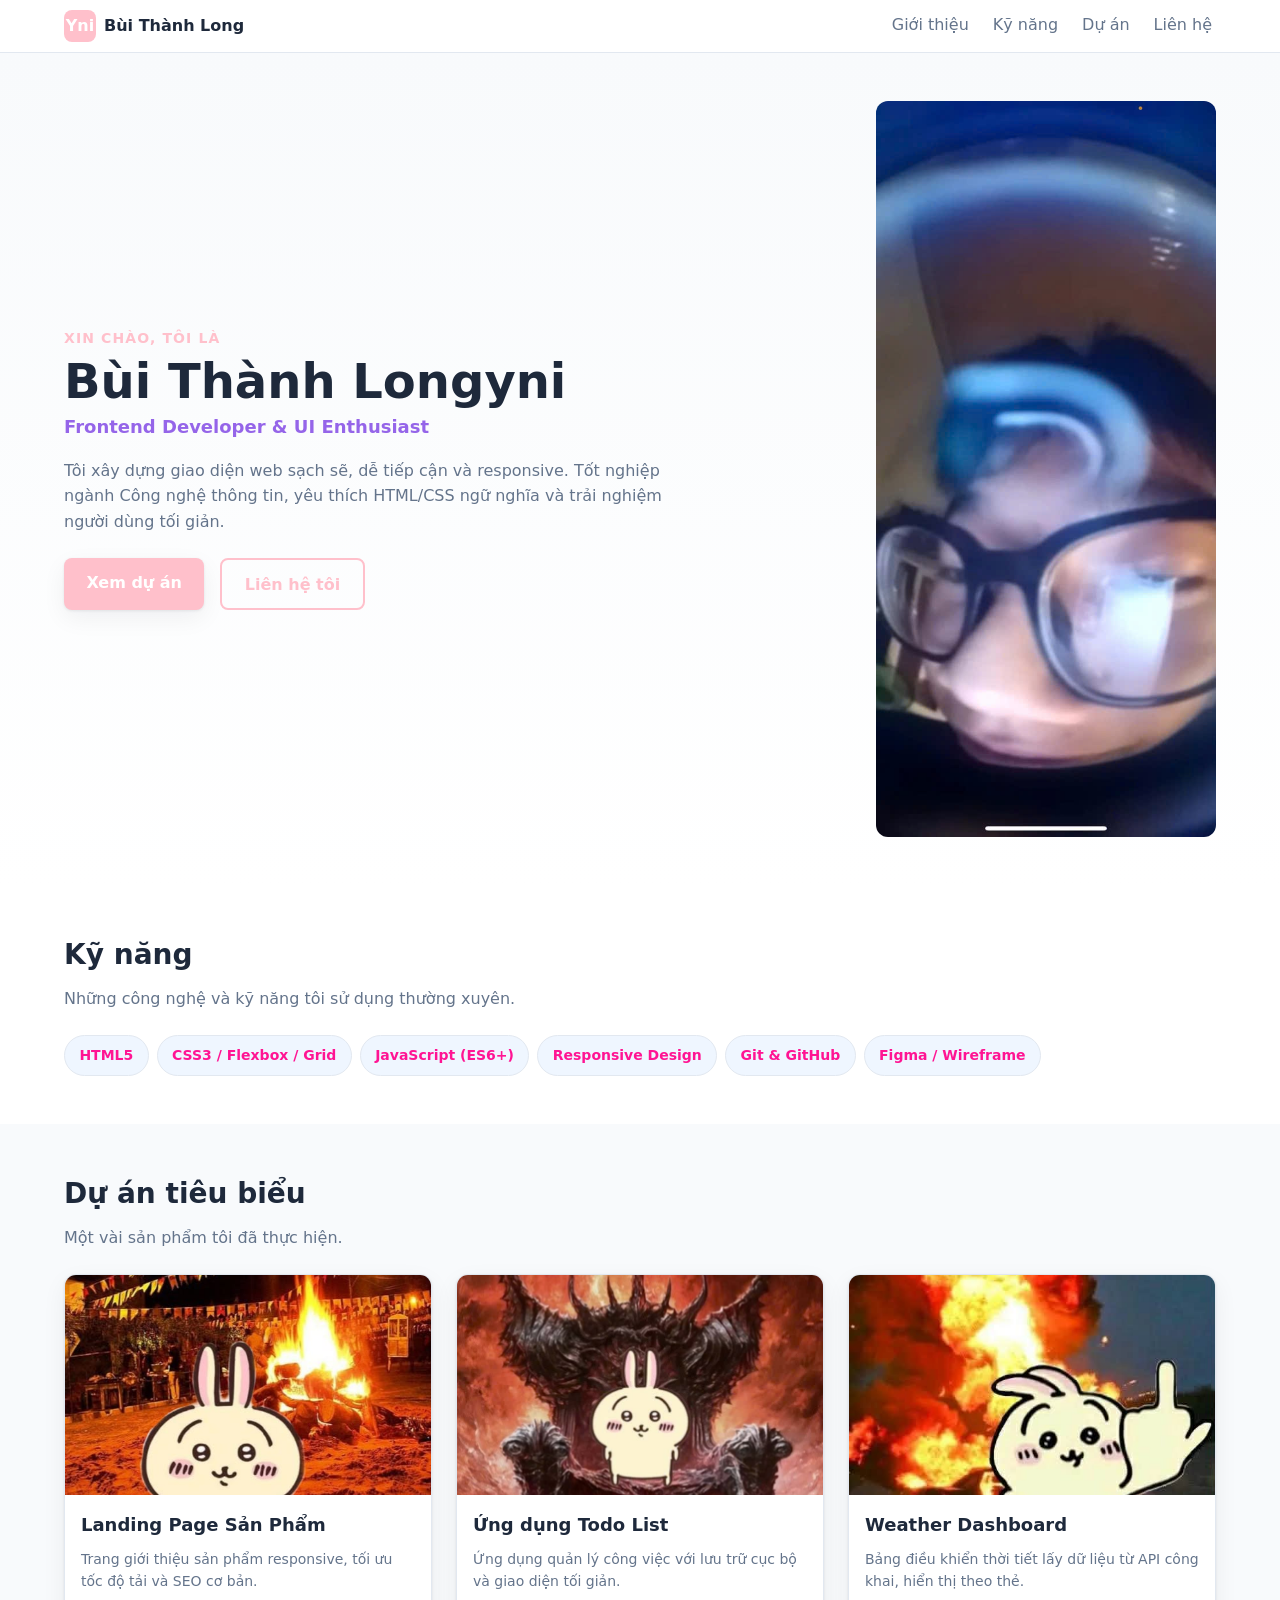
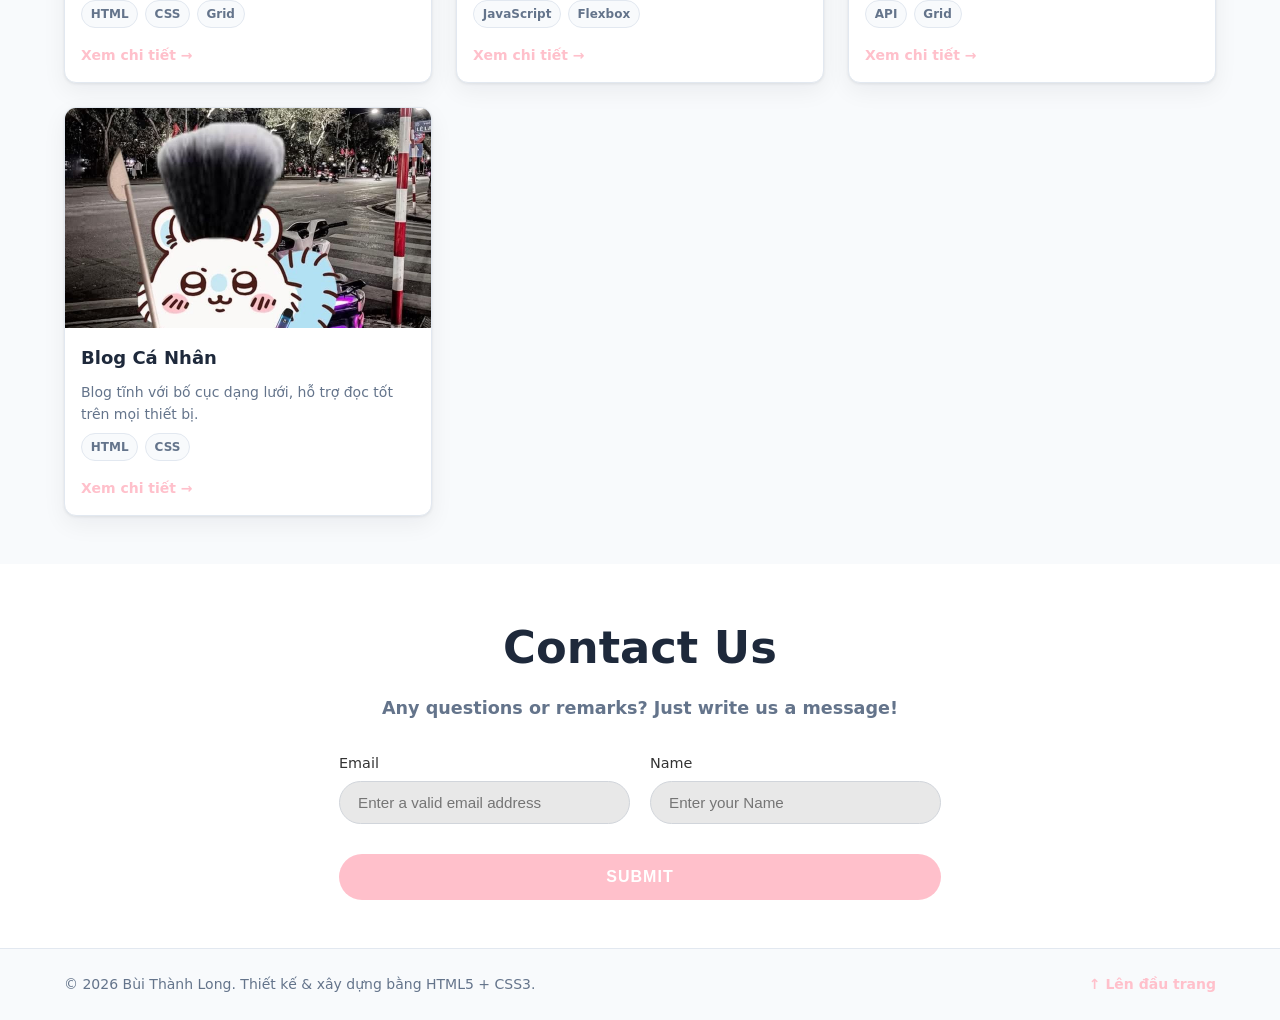
<file: index.html>
<!DOCTYPE html>
<!-- lang="vi" khai báo ngôn ngữ trang → hỗ trợ screen reader & SEO -->
<html lang="vi">

<head>
  <!-- ========== METADATA BẮT BUỘC ========== -->
  <meta charset="UTF-8" />
  <!-- viewport: nền tảng của responsive mobile-first, khóa tỉ lệ 1:1 với thiết bị -->
  <meta name="viewport" content="width=device-width, initial-scale=1.0" />
  <meta name="description" content="Portfolio CV của Bùi Thành Long - Frontend Developer. Dự án, kỹ năng và thông tin liên hệ." />
  <meta name="author" content="Bùi Thành Long" />
  <title>Bùi Thành Long · Frontend Developer</title>

  <!-- Liên kết tới file CSS tách rời (yêu cầu của bài) -->
  <link rel="stylesheet" href="./assets/css/styles.css" />
</head>

<body>

  <!-- ========================================================== -->
  <!-- HEADER: nhận diện + điều hướng chính                        -->
  <!-- ========================================================== -->
  <header class="site-header">
    <div class="container header-inner">
      <!-- Thương hiệu cá nhân -->
      <a class="brand" href="#top" aria-label="Về đầu trang">
        <span class="brand-mark" aria-hidden="true">Yni</span>
        <span class="brand-name">Bùi Thành Long</span>
      </a>

      <!-- NAV dùng Flexbox (xem styles.css) -->
      <nav class="main-nav" aria-label="Điều hướng chính">
        <ul class="nav-list">
          <li><a href="#about">Giới thiệu</a></li>
          <li><a href="#skills">Kỹ năng</a></li>
          <li><a href="#projects">Dự án</a></li>
          <li><a href="#contact">Liên hệ</a></li>
        </ul>
      </nav>
    </div>
  </header>

  <!-- ========================================================== -->
  <!-- MAIN: toàn bộ nội dung chính của trang                      -->
  <!-- ========================================================== -->
  <main id="top">
    <!-- ----- SECTION: Giới thiệu / Hero ----- -->
    <section id="about" class="hero">
      <div class="container hero-inner">
        <div class="hero-text">
          <p class="eyebrow">Xin chào, tôi là</p>
          <h1 class="hero-title">Bùi Thành Longyni</h1>
          <p class="hero-role">Frontend Developer &amp; UI Enthusiast</p>
          <p class="hero-desc">
            Tôi xây dựng giao diện web sạch sẽ, dễ tiếp cận và responsive.
            Tốt nghiệp ngành Công nghệ thông tin, yêu thích HTML/CSS ngữ nghĩa
            và trải nghiệm người dùng tối giản.
          </p>
          <div class="hero-actions">
            <a class="btn btn-primary" href="#projects">Xem dự án</a>
            <a class="btn btn-outline" href="#contact">Liên hệ tôi</a>
          </div>
        </div>

        <!-- Ảnh đại diện: dùng placeholder, thay bằng ảnh thật của bạn -->
        <figure class="hero-avatar">
          <img
            src="./assets/img/profile.jpg"
            alt="Ảnh đại diện của Bùi Thành Long"
            width="320" height="320" />
        </figure>
      </div>
    </section>

    <!-- ----- SECTION: Kỹ năng ----- -->
    <section id="skills" class="section">
      <div class="container">
        <h2 class="section-title">Kỹ năng</h2>
        <p class="section-sub">Những công nghệ và kỹ năng tôi sử dụng thường xuyên.</p>

        <ul class="skill-grid">
          <li class="skill-chip">HTML5</li>
          <li class="skill-chip">CSS3 / Flexbox / Grid</li>
          <li class="skill-chip">JavaScript (ES6+)</li>
          <li class="skill-chip">Responsive Design</li>
          <li class="skill-chip">Git &amp; GitHub</li>
          <li class="skill-chip">Figma / Wireframe</li>
        </ul>
      </div>
    </section>

    <!-- ----- SECTION: Dự án (danh sách thẻ dùng CSS Grid) ----- -->
    <section id="projects" class="section section-muted">
      <div class="container">
        <h2 class="section-title">Dự án tiêu biểu</h2>
        <p class="section-sub">Một vài sản phẩm tôi đã thực hiện.</p>

        <!-- .project-grid dùng CSS Grid (xem styles.css) -->
        <div class="project-grid">

          <!-- Mỗi thẻ là một <article> độc lập, có thể đứng riêng -->
          <article class="card">
            <img class="card-media"
              src="assets/img/07d6abfb2066eaa776698c5a62e04278.jpg"
              alt="Ảnh minh họa dự án Landing Page" width="600" height="360" />
            <div class="card-body">
              <h3 class="card-title">Landing Page Sản Phẩm</h3>
              <p class="card-desc">
                Trang giới thiệu sản phẩm responsive, tối ưu tốc độ tải và SEO cơ bản.
              </p>
              <ul class="tag-list">
                <li>HTML</li>
                <li>CSS</li>
                <li>Grid</li>
              </ul>
              <a class="card-link" href="#">Xem chi tiết →</a>
            </div>
          </article>

          <article class="card">
            <img class="card-media"
              src="assets/img/554f1e01c07705a57ecc0416486e13d8.jpg"
              alt="Ảnh minh họa dự án Todo App" width="600" height="360" />
            <div class="card-body">
              <h3 class="card-title">Ứng dụng Todo List</h3>
              <p class="card-desc">
                Ứng dụng quản lý công việc với lưu trữ cục bộ và giao diện tối giản.
              </p>
              <ul class="tag-list">
                <li>JavaScript</li>
                <li>Flexbox</li>
              </ul>
              <a class="card-link" href="#">Xem chi tiết →</a>
            </div>
          </article>

          <article class="card">
            <img class="card-media"
              src="assets/img/4d694b44084a76e4bc39b601437afce4.jpg"
              alt="Ảnh minh họa dự án Weather Dashboard" width="600" height="360" />
            <div class="card-body">
              <h3 class="card-title">Weather Dashboard</h3>
              <p class="card-desc">
                Bảng điều khiển thời tiết lấy dữ liệu từ API công khai, hiển thị theo thẻ.
              </p>
              <ul class="tag-list">
                <li>API</li>
                <li>Grid</li>
              </ul>
              <a class="card-link" href="#">Xem chi tiết →</a>
            </div>
          </article>

          <article class="card">
            <img class="card-media"
              src="assets/img/4e85b3e31927f5ece64637eb6a615c36.jpg"
              alt="Ảnh minh họa dự án Blog cá nhân" width="600" height="360" />
            <div class="card-body">
              <h3 class="card-title">Blog Cá Nhân</h3>
              <p class="card-desc">
                Blog tĩnh với bố cục dạng lưới, hỗ trợ đọc tốt trên mọi thiết bị.
              </p>
              <ul class="tag-list">
                <li>HTML</li>
                <li>CSS</li>
              </ul>
              <a class="card-link" href="#">Xem chi tiết →</a>
            </div>
          </article>

        </div><!-- /.project-grid -->
      </div>
    </section>

    <!-- ----- SECTION: Liên hệ ----- -->
    <section id="contact" class="section">
    <div class="container contact-inner">
      <h2 class="section-title">Contact Us</h2>
      <p class="section-sub">Any questions or remarks? Just write us a message!</p>

      <form class="contact-form">
        <div class="form-row">
          <div class="form-group">
            <label for="email">Email</label>
            <input type="email" id="email" placeholder="Enter a valid email address" required />
          </div>

          <div class="form-group">
            <label for="name">Name</label>
            <input type="text" id="name" placeholder="Enter your Name" required />
          </div>
        </div>

        <button type="submit" class="submit-btn">SUBMIT</button>
      </form>
    </div>
  </section>

  </main>

  <!-- ========================================================== -->
  <!-- FOOTER                                                      -->
  <!-- ========================================================== -->
  <footer class="site-footer">
    <div class="container footer-inner">
      <p>© 2026 Bùi Thành Long. Thiết kế &amp; xây dựng bằng HTML5 + CSS3.</p>
      <a href="#top" class="to-top">↑ Lên đầu trang</a>
    </div>
  </footer>

</body>

</html>
</file>
<file: assets/css/styles.css>
/* ==========================================================================
   PORTFOLIO CV – styles.css
   Chiến lược: MOBILE-FIRST
   - Mặc định (ngoài media query) = giao diện cho màn hình nhỏ nhất (~360px)
   - @media (min-width: 768px)  → nâng cấp cho tablet
   - @media (min-width: 1280px) → nâng cấp cho desktop
   ========================================================================== */

/* ==========================================================================
   1. DESIGN TOKENS – biến hệ thống thị giác (màu, chữ, khoảng cách, bo góc)
   Dùng custom properties để thay đổi tập trung, nhất quán toàn trang.
   ========================================================================== */
:root {
  /* --- Bảng màu --- */
  --color-primary: pink;      /* xanh thương hiệu */
  --color-primary-dark: deeppink;
  --color-accent: #9565e9;       /* tím nhấn */
  --color-text: #1e293b;         /* chữ chính */
  --color-text-soft: #64748b;    /* chữ phụ */
  --color-bg: #ffffff;           /* nền trang */
  --color-surface: #f8fafc;      /* nền vùng nhấn */
  --color-border: #e2e8f0;       /* viền */
  --color-chip: #eff6ff;         /* nền chip kỹ năng */

  /* --- Typography --- */
  --font-base: system-ui, -apple-system, "Segoe UI", Roboto, Helvetica, Arial, sans-serif;
  --fs-sm: 0.875rem;   /* 14px */
  --fs-base: 1rem;     /* 16px */
  --fs-lg: 1.125rem;   /* 18px */
  --fs-h2: 1.5rem;     /* 24px */
  --fs-h1: 2rem;       /* 32px (sẽ tăng ở desktop) */
  --lh-base: 1.6;

  /* --- Khoảng cách (spacing scale) --- */
  --space-1: 0.5rem;
  --space-2: 1rem;
  --space-3: 1.5rem;
  --space-4: 2rem;
  --space-5: 3rem;

  /* --- Bố cục --- */
  --container-max: 1200px;
  --radius: 12px;
  --radius-sm: 8px;
  --shadow: 0 1px 3px rgba(15, 23, 42, 0.08), 0 8px 24px rgba(15, 23, 42, 0.06);
}

/* ==========================================================================
   2. CHUẨN HÓA BOX MODEL + RESET CƠ BẢN
   ========================================================================== */
*,
*::before,
*::after {
  box-sizing: border-box;   /* width đã bao gồm padding + border → dễ tính toán */
}

* {
  margin: 0;
  padding: 0;
}

html {
  scroll-behavior: smooth;        /* cuộn mượt khi bấm nav */
  -webkit-text-size-adjust: 100%; /* chống iOS tự phóng chữ */
}

body {
  font-family: var(--font-base);
  font-size: var(--fs-base);
  line-height: var(--lh-base);
  color: var(--color-text);
  background: var(--color-bg);
  overflow-x: hidden; /* LƯỚI AN TOÀN chống cuộn ngang; bố cục bên dưới vẫn tự đúng */
}

img {
  display: block;
  max-width: 100%;  /* ảnh không bao giờ tràn khung → không gây cuộn ngang */
  height: auto;
}

a {
  color: inherit;
  text-decoration: none;
}

ul {
  list-style: none;
}

/* ==========================================================================
   3. LAYOUT DÙNG LẠI – .container
   ========================================================================== */
.container {
  width: 100%;
  max-width: var(--container-max);
  margin-inline: auto;
  padding-inline: var(--space-2); /* lề ngang an toàn trên mobile */
}

.section {
  padding-block: var(--space-5);
}

.section-muted {
  background: var(--color-surface);
}

.section-title {
  font-size: var(--fs-h2);
  margin-bottom: var(--space-1);
}

.section-sub {
  color: var(--color-text-soft);
  margin-bottom: var(--space-3);
}

/* ==========================================================================
   4. HEADER + NAV (FLEXBOX)
   Mobile: thương hiệu trên, menu xuống dòng và tự wrap → không tràn ngang.
   ========================================================================== */
.site-header {
  position: sticky;
  top: 0;
  z-index: 10;
  background: rgba(255, 255, 255, 0.9);
  backdrop-filter: blur(8px);
  border-bottom: 1px solid var(--color-border);
}

.header-inner {
  display: flex;             /* FLEXBOX */
  flex-wrap: wrap;           /* cho phép xuống dòng trên màn hình hẹp */
  align-items: center;
  justify-content: space-between;
  gap: var(--space-1);
  padding-block: var(--space-1);
}

.brand {
  display: flex;
  align-items: center;
  gap: var(--space-1);
  font-weight: 700;
}

.brand-mark {
  display: grid;
  place-items: center;
  width: 2rem;
  height: 2rem;
  border-radius: var(--radius-sm);
  background: var(--color-primary);
  color: #fff;
  font-weight: 800;
}

/* Danh sách nav cũng là flex container */
.nav-list {
  display: flex;            /* FLEXBOX cho thanh điều hướng */
  flex-wrap: wrap;
  gap: var(--space-2);
}

.nav-list a {
  display: inline-block;
  padding: 0.25rem 0.25rem;
  color: var(--color-text-soft);
  font-weight: 500;
  border-bottom: 2px solid transparent;
  transition: color 0.15s, border-color 0.15s;
}

.nav-list a:hover,
.nav-list a:focus-visible {
  color: var(--color-primary);
  border-bottom-color: var(--color-primary);
}

/* ==========================================================================
   5. HERO / GIỚI THIỆU
   Mobile: xếp dọc (text trên, avatar dưới). Desktop: 2 cột.
   ========================================================================== */
.hero {
  padding-block: var(--space-5);
  background: linear-gradient(180deg, var(--color-surface), var(--color-bg));
}

.hero-inner {
  display: flex;
  flex-direction: column;     /* mobile-first: xếp dọc */
  gap: var(--space-4);
  align-items: flex-start;
}

.eyebrow {
  color: var(--color-primary);
  font-weight: 600;
  text-transform: uppercase;
  letter-spacing: 0.08em;
  font-size: var(--fs-sm);
}

.hero-title {
  font-size: var(--fs-h1);
  line-height: 1.15;
  margin-block: 0.25rem;
}

.hero-role {
  font-size: var(--fs-lg);
  color: var(--color-accent);
  font-weight: 600;
  margin-bottom: var(--space-2);
}

.hero-desc {
  color: var(--color-text-soft);
  max-width: 60ch;
  margin-bottom: var(--space-3);
}

.hero-actions {
  display: flex;
  flex-wrap: wrap;
  gap: var(--space-2);
}

.hero-avatar img {
  border-radius: var(--radius);
  /* box-shadow: var(--shadow); */
  width: 100%;
  /* max-width: 260px; */
}

/* --- Nút bấm --- */
.btn {
  display: inline-block;
  padding: 0.7rem 1.4rem;
  border-radius: var(--radius-sm);
  font-weight: 600;
  text-align: center;
  transition: transform 0.12s, background 0.15s, box-shadow 0.15s;
}

.btn:active { transform: translateY(1px); }

.btn-primary {
  background: var(--color-primary);
  color: #fff;
  box-shadow: var(--shadow);
}
.btn-primary:hover { background: var(--color-primary-dark); }

.btn-outline {
  border: 2px solid var(--color-primary);
  color: var(--color-primary);
}
.btn-outline:hover { background: var(--color-chip); }

/* ==========================================================================
   6. KỸ NĂNG – chip tự wrap bằng flex
   ========================================================================== */
.skill-grid {
  display: flex;
  flex-wrap: wrap;
  gap: var(--space-1);
}

.skill-chip {
  background: var(--color-chip);
  color: var(--color-primary-dark);
  border: 1px solid var(--color-border);
  padding: 0.5rem 0.9rem;
  border-radius: 999px;
  font-size: var(--fs-sm);
  font-weight: 600;
}

/* ==========================================================================
   7. DỰ ÁN – CSS GRID cho danh sách thẻ
   Mobile: 1 cột. Tablet: 2 cột. Desktop: 3 cột.
   ========================================================================== */
.project-grid {
  display: grid;                       /* CSS GRID */
  grid-template-columns: 1fr;          /* mobile-first: 1 cột */
  gap: var(--space-3);
}

.card {
  background: var(--color-bg);
  border: 1px solid var(--color-border);
  border-radius: var(--radius);
  overflow: hidden;                    /* bo góc gọn cả ảnh */
  box-shadow: var(--shadow);
  display: flex;
  flex-direction: column;
  transition: transform 0.15s, box-shadow 0.15s;
}

.card:hover {
  transform: translateY(-4px);
  box-shadow: 0 12px 32px rgba(15, 23, 42, 0.12);
}

.card-media {
  width: 100%;
  aspect-ratio: 5 / 3;                 /* giữ tỉ lệ ảnh ổn định */
  object-fit: cover;
}

.card-body {
  padding: var(--space-2);
  display: flex;
  flex-direction: column;
  gap: var(--space-1);
  flex: 1;                             /* các thẻ cao bằng nhau trong grid */
}

.card-title { font-size: var(--fs-lg); }

.card-desc {
  color: var(--color-text-soft);
  font-size: var(--fs-sm);
  flex: 1;
}

.tag-list {
  display: flex;
  flex-wrap: wrap;
  gap: 0.4rem;
}

.tag-list li {
  font-size: 0.75rem;
  font-weight: 600;
  color: var(--color-text-soft);
  background: var(--color-surface);
  border: 1px solid var(--color-border);
  padding: 0.2rem 0.55rem;
  border-radius: 999px;
}

.card-link {
  color: var(--color-primary);
  font-weight: 600;
  font-size: var(--fs-sm);
  margin-top: var(--space-1);
}

/* ==========================================================================
   8. LIÊN HỆ
   ========================================================================== */
.contact-list {
  display: flex;
  flex-direction: column;
  gap: var(--space-1);
}

.contact-list li {
  display: flex;
  flex-wrap: wrap;
  gap: var(--space-1);
  align-items: baseline;
}

.contact-label {
  min-width: 90px;
  font-weight: 700;
  color: var(--color-text);
}

.contact-list a { color: var(--color-primary); }
.contact-list a:hover { text-decoration: underline; }

/* ==========================================================================
   9. FOOTER
   ========================================================================== */
.site-footer {
  border-top: 1px solid var(--color-border);
  background: var(--color-surface);
  padding-block: var(--space-3);
}

.footer-inner {
  display: flex;
  flex-wrap: wrap;
  gap: var(--space-1);
  align-items: center;
  justify-content: space-between;
  color: var(--color-text-soft);
  font-size: var(--fs-sm);
}

.to-top { color: var(--color-primary); font-weight: 600; }

/* ==========================================================================
   10. MEDIA QUERIES – nâng cấp theo breakpoint (mobile-first)
   ========================================================================== */

/* ----- TABLET: ≥ 768px ----- */
@media (min-width: 768px) {
  :root {
    --fs-h1: 2.5rem;   /* 40px */
    --fs-h2: 1.75rem;  /* 28px */
  }

  .container { padding-inline: var(--space-3); }

  /* Hero chuyển sang 2 cột */
  .hero-inner {
    flex-direction: row;
    align-items: center;
    justify-content: space-between;
  }
  .hero-text { flex: 1; }
  .hero-avatar img { max-width: 300px; }

  /* Lưới dự án: 2 cột */
  .project-grid {
    grid-template-columns: repeat(2, 1fr);
  }
}

/* ----- DESKTOP: ≥ 1280px ----- */
@media (min-width: 1280px) {
  :root {
    --fs-h1: 3rem;     /* 48px */
  }

  /* Lưới dự án: 3 cột */
  .project-grid {
    grid-template-columns: repeat(3, 1fr);
  }

  .hero-avatar img { max-width: 340px; }
}

/* ==========================================================================
   11. HỖ TRỢ TIẾP CẬN & ƯA THÍCH NGƯỜI DÙNG
   ========================================================================== */
:focus-visible {
  outline: 3px solid var(--color-accent);
  outline-offset: 2px;
  border-radius: 4px;
}

@media (prefers-reduced-motion: reduce) {
  * {
    animation: none !important;
    transition: none !important;
    scroll-behavior: auto !important;
  }
}
/* Styling cho Form Liên hệ mới */
.contact-inner {
  max-width: 650px;
  margin: 0 auto;
  text-align: center;
}

.contact-inner .section-title {
  font-size: 2.8rem;
  font-weight: 800;
  margin-bottom: 10px;
}

.contact-inner .section-sub {
  font-size: 1.1rem;
  font-weight: 600;
  margin-bottom: 30px;
}

.contact-form {
  display: flex;
  flex-direction: column;
  gap: 20px;
}

.form-row {
  display: flex;
  gap: 20px;
}

.form-group {
  flex: 1;
  display: flex;
  flex-direction: column;
  text-align: left;
}

.form-group label {
  font-size: 0.9rem;
  margin-bottom: 6px;
  color: #333;
}

.form-group input {
  width: 100%;
  padding: 12px 18px;
  font-size: 0.95rem;
  border: 1px solid #d1d5db;
  border-radius: 25px;
  background-color: #e8e8e8;
  outline: none;
  box-sizing: border-box;
}

.submit-btn {
  width: 100%;
  padding: 14px 0;
  background-color: pink;
  color: #ffffff;
  font-size: 1rem;
  font-weight: bold;
  letter-spacing: 1px;
  border: none;
  border-radius: 25px;
  cursor: pointer;
  margin-top: 10px;
  transition: background-color 0.2s ease;
}

.submit-btn:hover {
  background-color: deeppink;
}

/* Responsive cho màn hình điện thoại */
@media (max-width: 600px) {
  .form-row {
    flex-direction: column;
  }
}
</file>
